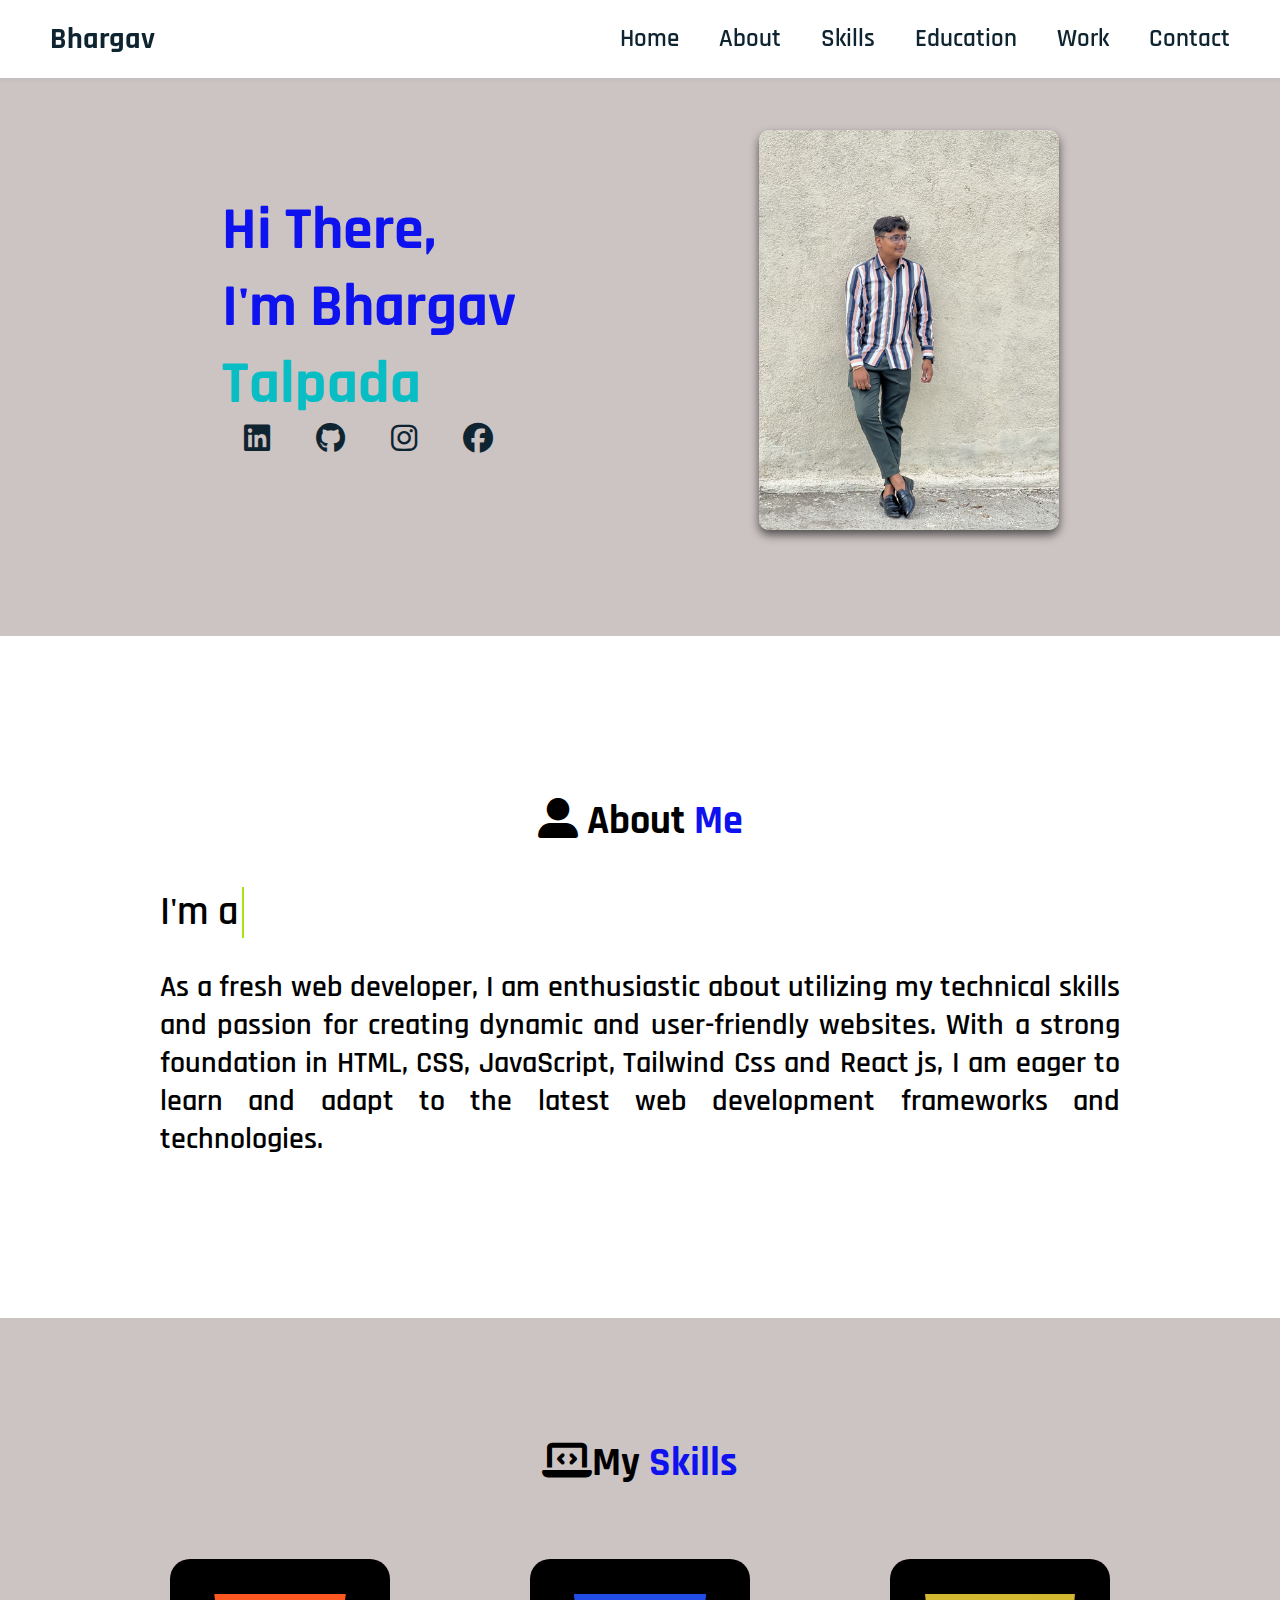
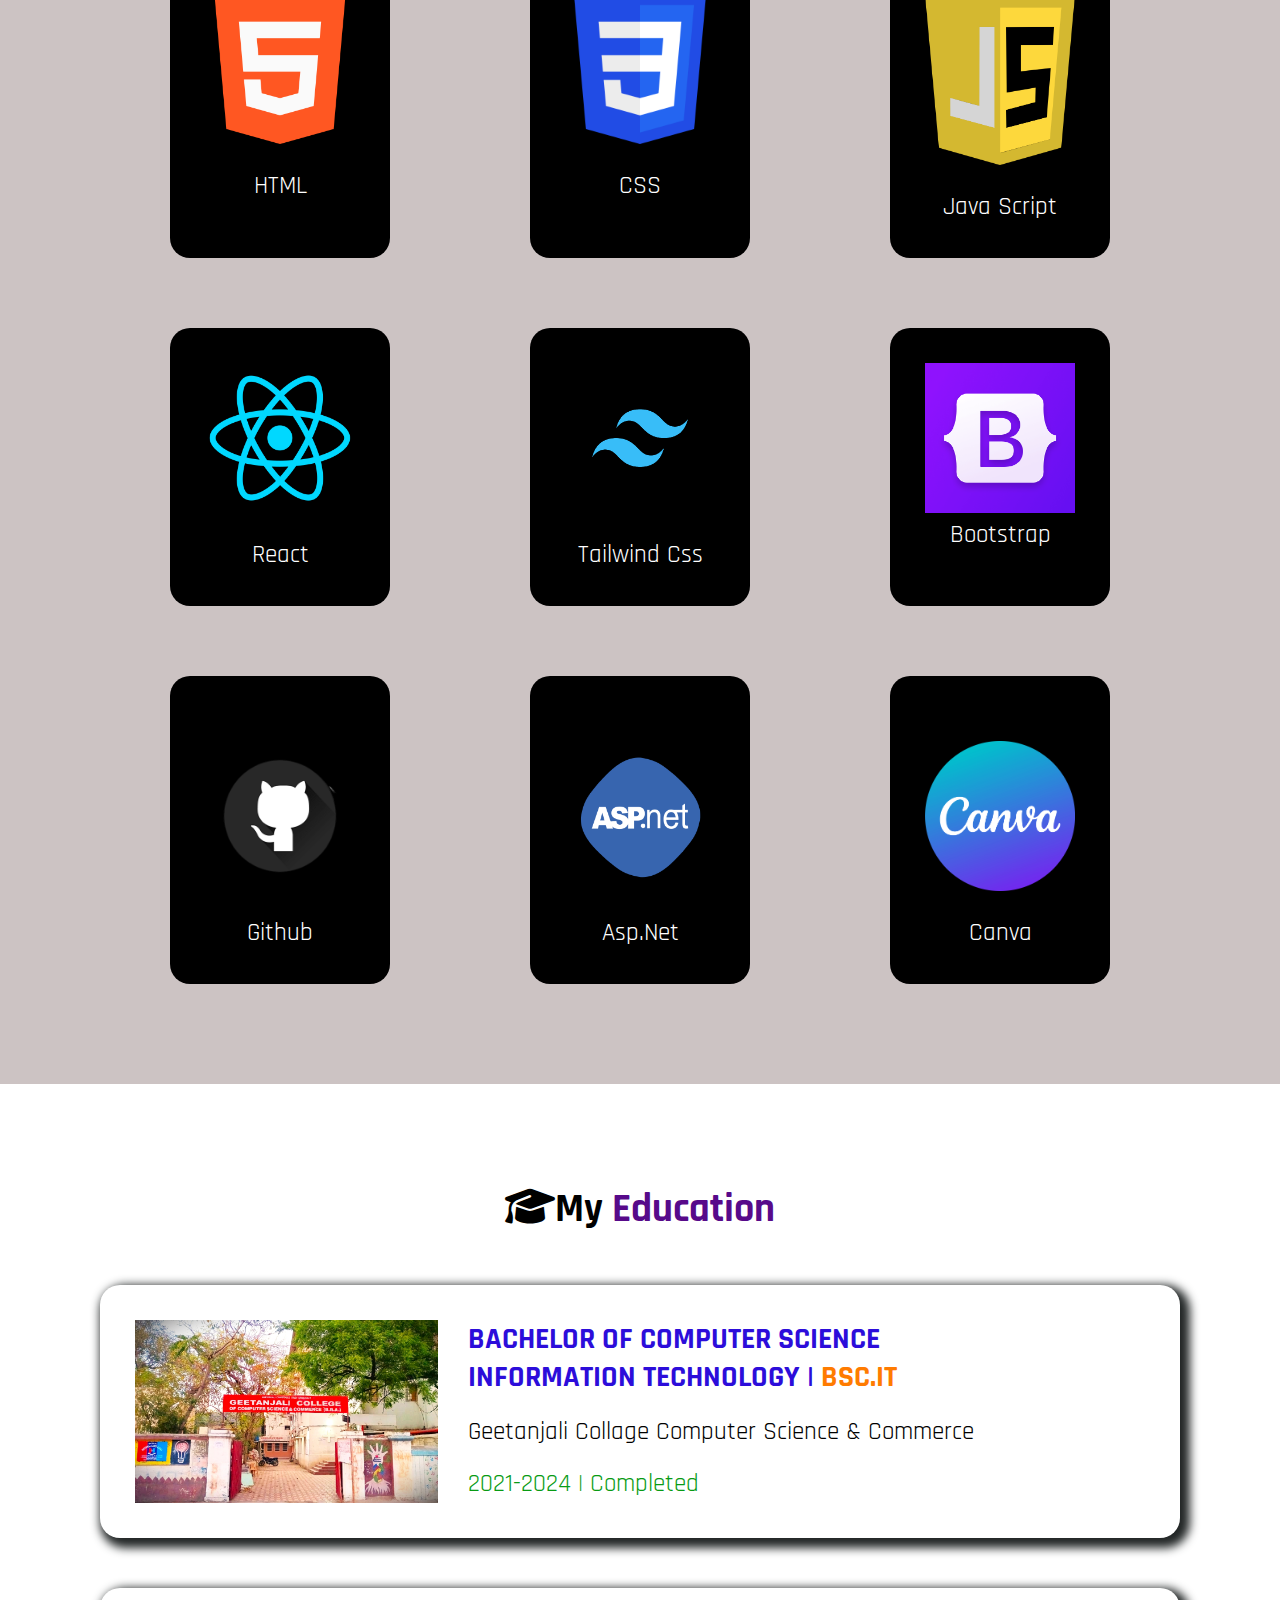
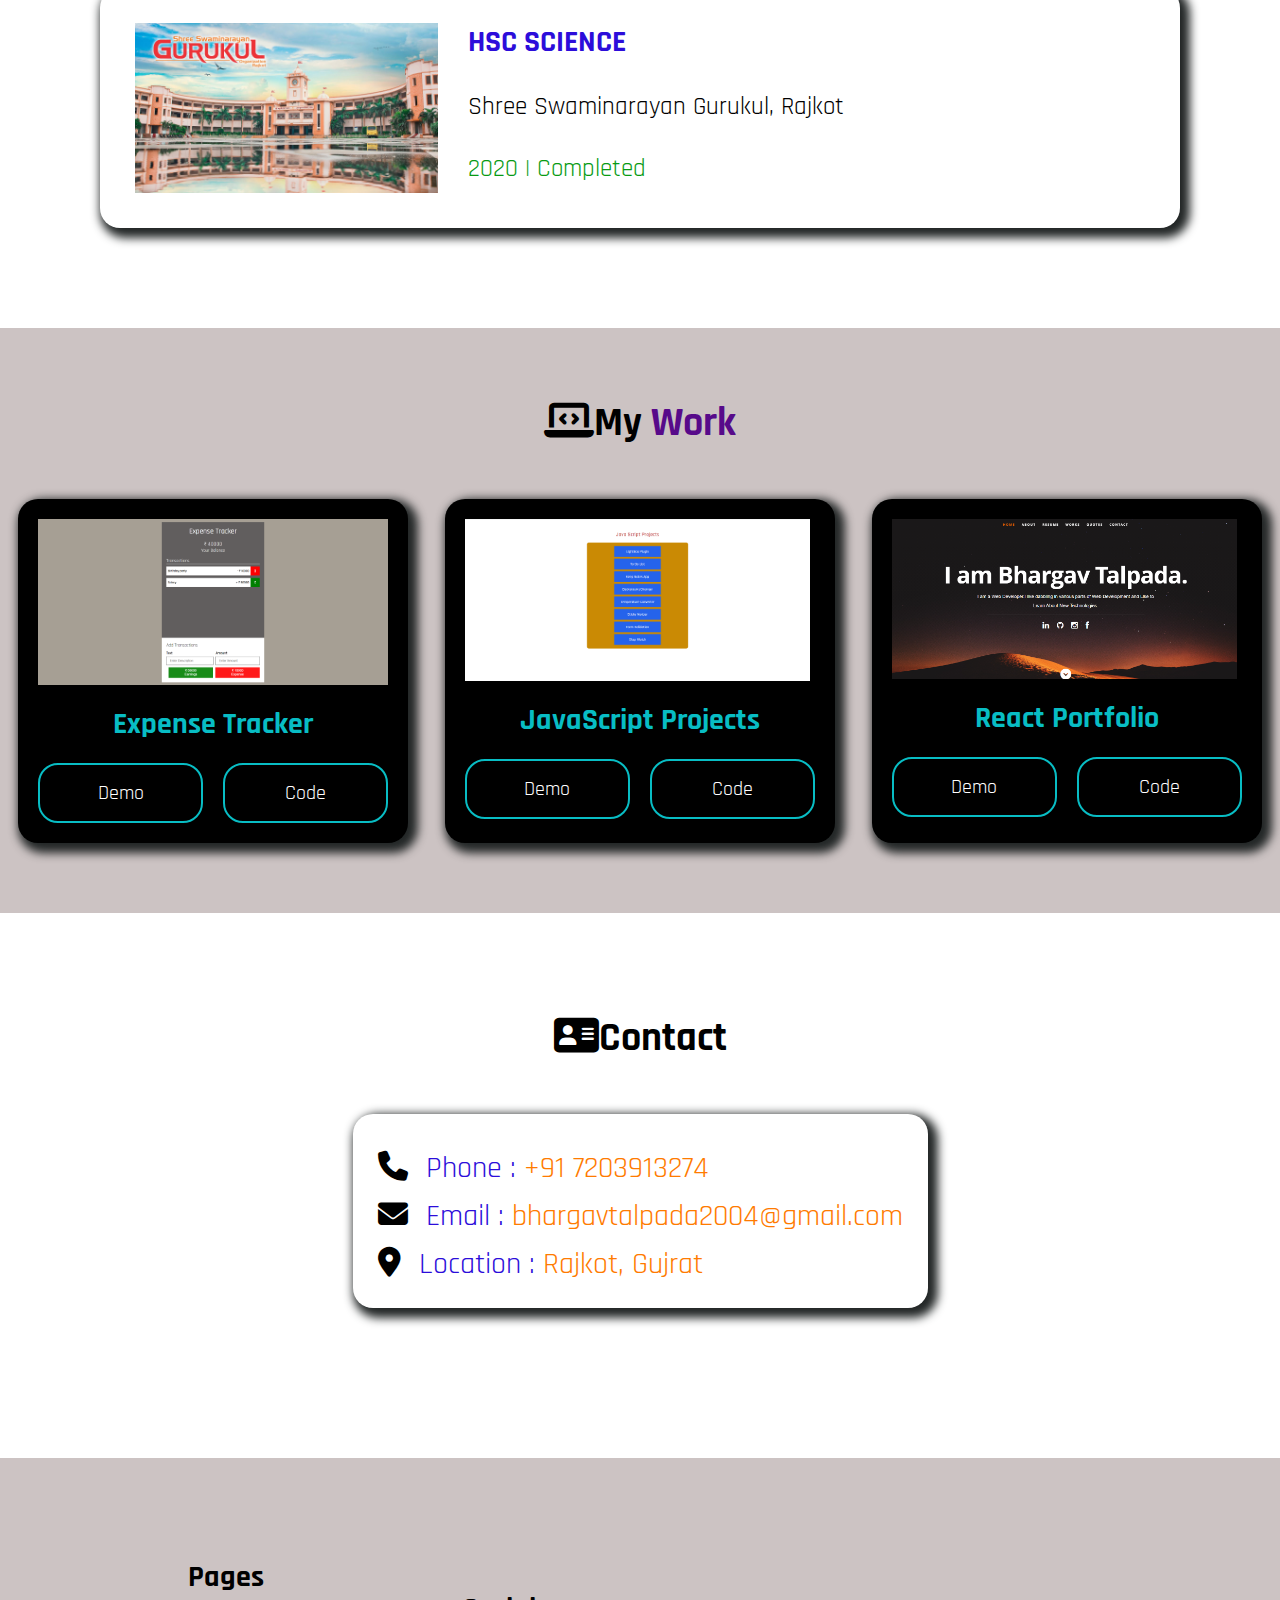
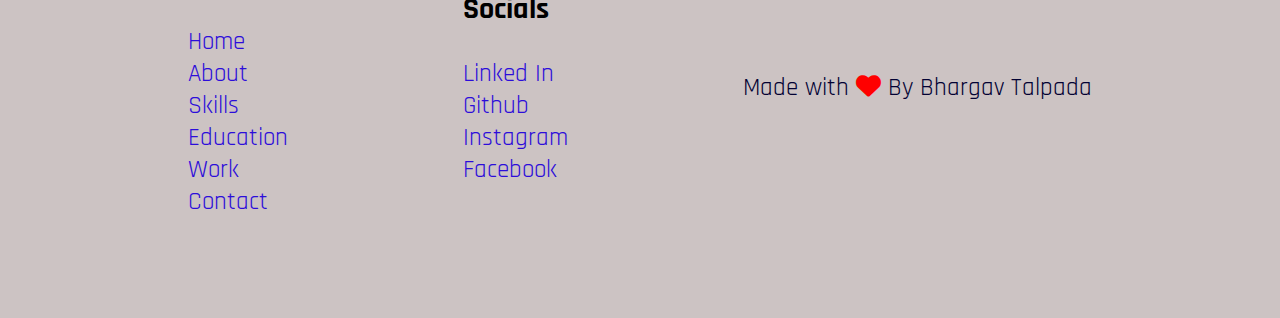
<file: Task 1 - Portfolio/index.html>
<!DOCTYPE html>
<html lang="en">

<head>
  <meta charset="UTF-8">
  <meta name="viewport" content="width=device-width, initial-scale=1.0">
  <title>Bhargav Portfolio</title>
  <link rel="stylesheet" href="index.css">
  <link rel="stylesheet" href="https://cdnjs.cloudflare.com/ajax/libs/font-awesome/6.5.1/css/all.min.css">
</head>

<body>
  <header>
    <a href="/" class="logo">Bhargav</a>
    <div id="menu" class="fas fa-bars"></div>
    <nav class="navbar">
      <ul class="ham">
        <li><a class="" href="#home" onclick="remove()">Home</a></li>
        <li><a href="#about" onclick="remove()">About</a></li>
        <li><a href="#skills" onclick="remove()">Skills</a></li>
        <li><a href="#education" onclick="remove()">Education</a></li>
        <li><a href="#work" onclick="remove()">Work</a></li>
        <li><a href="#contact" onclick="remove()">Contact</a></li>
      </ul>
    </nav>
  </header>

  <section class="home" id="home">
    <div class="first">
      <div class="content">
        <h2>Hi There, <br> I'm Bhargav <br><span>Talpada</span> </h2>
      </div>
      <div class="social">
        <a href="https://www.linkedin.com/in/bhargav-talpada-55aa24261/"><i class="fa-brands fa-linkedin"></i></a>
        <a href="https://github.com/Bhuro11"><i class="fa-brands fa-github"></i></a>
        <a href="https://www.instagram.com/itz._.bhuro_/"><i class="fa-brands fa-instagram"></i></a>
        <a href="https://www.facebook.com/profile.php?id=100071882063129"><i class="fa-brands fa-facebook"></i></a>
      </div>
    </div>
    <div class="img1">
      <img src="profile2.jpeg" alt="profiile picture">
    </div>
  </section>

  <section class="about" id="about">
    <h2 class="heading"><i class="fas fa-user-alt"></i> About <span>Me</span></h2>

    <div class="row">
      <div class="content">
        <span class="text first-text">I'm a</span>
        <span class="text sec-text">Web Developer</span>

        <p> As a fresh web developer, I am enthusiastic about utilizing my technical skills and passion for creating
          dynamic and user-friendly websites.
          With a strong foundation in HTML, CSS, JavaScript, Tailwind Css and React js, I am eager to learn and adapt to
          the latest web development frameworks and technologies.
        </p>
      </div>
    </div>
  </section>

  <section class="skills" id="skills">
    <h2 class="skill-head"><i class="fas fa-laptop-code"></i>My <span>Skills</span></h2>
    <div class="main">
      <div class="html-box">
        <img src="html-logo.png" alt="HTML">
        <p>HTML</p>
      </div>
      <div class="css-box">
        <img src="css-logo.png" alt="CSS">
        <p>CSS</p>
      </div>
      <div class="js-box">
        <img src="js-logo.png" alt="JavaScript">
        <p>Java Script</p>
      </div>
      <div class="react-box">
        <img src="react-logo.png" alt="react">
        <p>React</p>
      </div>
      <div class="tailwind-box">
        <img src="tailwind-logo.png" alt="tailwind">
        <p>Tailwind Css</p>
      </div>
      <div class="bootstrap-box">
        <img src="bootstrap-logo.png" alt="bootstrap">
        <p>Bootstrap</p>
      </div>
      <div class="github-box">
        <img src="github-logo.png" alt="github">
        <p>Github</p>
      </div>
      <div class="asp-box">
        <img src="asp-logo.png  " alt="asp.net">
        <p>Asp.Net</p>
      </div>
      <div class="canva-box">
        <img src="canva-logo.png" alt="canva">
        <p>Canva</p>
      </div>
    </div>
  </section>

  <section class="education" id="education">
    <h2 class="education-head"><i class="fas fa-graduation-cap"></i>My <span>Education</span></h2>
    <div class="main2">
      <div class="box1">
        <img src="geetanjali-pic.jpeg" alt="geetanjali collage">
        <div class="content">
          <h4>BACHELOR OF COMPUTER SCIENCE <br>INFORMATION TECHNOLOGY |<span> BSC.IT</span> </h4>
          <p class="p1">Geetanjali Collage Computer Science & Commerce</p>
          <p class="p2">2021-2024 | Completed</p>
        </div>
      </div>
      <div class="box2">
        <img src="gurukul-pic..jpg" alt="gurukul picture">
        <div class="content">
          <h4> HSC SCIENCE</h4>
          <p class="p1">Shree Swaminarayan Gurukul, Rajkot</p>
          <p class="p2">2020 | Completed</p>
        </div>
      </div>
    </div>
  </section>

  <section class="work" id="work">
    <h3 class="work-head"><i class="fas fa-laptop-code"></i>My <span>Work</span></h3>
      <div class="main3">
        <div class="work-box1">
          <img class="work-img" src="Expense.png" alt="Expense Tracker">
          <h4>Expense Tracker</h4>
          <div class="box1-a1">
            <a href="https://bhargav-expense-tracker.netlify.app/" class="btn1">Demo</a>
            <a href="https://github.com/Bhuro11/CodeAlpha-Projects/tree/main/Task%202%20-%20Expense%20Tracker" class="btn2">Code</a>
          </div>
        </div>
        <div class="work-box2">
          <img class="work-img2" src="JS-Projects.png" alt="JS Projects">
          <h4>JavaScript Projects</h4>
          <div class="box2-a2">
            <a href="https://bhargav-js-projects.netlify.app/" class="btn3">Demo</a>
            <a href="https://github.com/Bhuro11/JavaScript-Projects" class="btn4">Code</a>
          </div>
        </div>
        <div class="work-box3">
          <img class="work-img3" src="react.png" alt="React Portfolio">
          <h4>React Portfolio</h4>
          <div class="box3-a3">
            <a href="https://bhargavtalpada.tech/" class="btn5">Demo</a>
            <a href="https://github.com/Bhuro11/React-Portfolio" class="btn6">Code</a>
          </div>
        </div>
      </div>
  </section>

  <section class="contact" id="contact">
      <h2 class="contact-head"><i class="fas fa-contact-card"></i>Contact</h2>
      <div class="contact-box">
        <p><i class="fa-solid fa-phone"></i> Phone : <span>+91 7203913274</span></p>
        <p><i class="fa-solid fa-envelope"></i> Email : <span>bhargavtalpada2004@gmail.com</span></p>
        <p><i class="fa-solid fa-location-dot"></i> Location : <span>Rajkot, Gujrat</span></p>
      </div>
  </section>

  <footer>
    <div class="pages">
      <h2>Pages</h2>
        <ul>
          <li><a href="#home">Home</a></li>
          <li><a href="#about">About</a></li>
          <li><a href="#skills">Skills</a></li>
          <li><a href="#education">Education</a></li>
          <li><a href="#work">Work</a></li>
          <li><a href="#contact">Contact</a></li>
        </ul>
    </div>
    <div class="socials">
      <h2>Socials</h2>
        <ul>
          <li><a href="https://www.linkedin.com/in/bhargav-talpada-55aa24261/">Linked In</a></li>
          <li><a href="https://github.com/Bhuro11">Github</a></li>
          <li><a href="https://www.instagram.com/itz._.bhuro_/">Instagram</a></li>
          <li><a href="https://www.facebook.com/profile.php?id=100071882063129">Facebook</a></li>
        </ul>
    </div>
    <div class="copyright">
      <p>Made with <i class="fas fa-heart"></i> By Bhargav Talpada</p>
    </div>
  </footer>
</body>
<script src="index.js"></script>

</html>
</file>
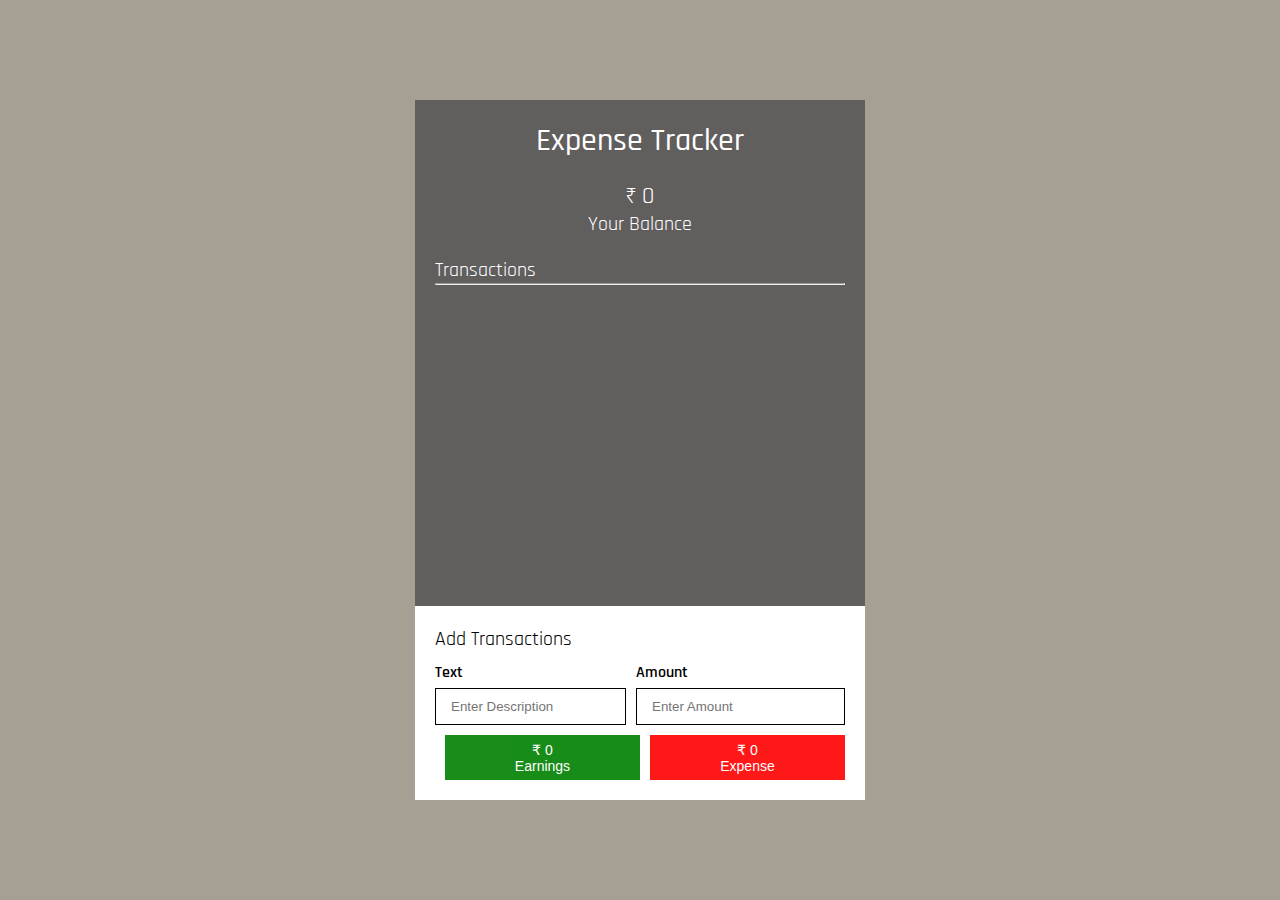
<file: Task 2 - Expense Tracker/index.html>
<!DOCTYPE html>
<html lang="en">
<head>
    <meta charset="UTF-8">
    <meta name="viewport" content="width=device-width, initial-scale=1.0">
    <title>Expense Tracker</title>
    <link rel="stylesheet" href="index.css">
    <!-- Rajdhani Font -->
    <link rel="preconnect" href="https://fonts.googleapis.com">
    <link rel="preconnect" href="https://fonts.gstatic.com" crossorigin>
    <link href="https://fonts.googleapis.com/css2?family=Rajdhani:wght@300;400;500;600;700&display=swap" rel="stylesheet">
</head>
<body>
    <div class="container">
        <div class="box">
          <section class="box_upper">
            <h1>Expense Tracker</h1>
  
            <div class="balance">
              <h2 id="netAmount">₹0</h2>
              <h3>Your Balance</h3>
            </div>
          </section>
  
          <div class="transaction_container">
            <h3>Transactions</h3>
            <hr />
  
            <div class="transactions">
                <!-- <div class="transaction">
                    <div class="content">
                        <div class="left">
                            <p>Example Text</p>
                            <p>+ ₹ 200</p>
                        </div>
                        <div class="status credit">C</div>
                    </div>
                    <div class="lower">
                        <div class="icons">
                            <img src="./icons/pen.svg" alt="pen">
                        </div>
                        <div class="icons">
                            <img src="./icons/trash.svg" alt="trash">
                        </div>
                    </div>
                </div> -->
                <!-- <div class="transaction">
                    <div class="left">
                        <p>Example Text</p>
                        <p>+ ₹ 200</p>
                    </div>
                    <div class="status debit">D</div>
                </div> -->
            </div>
          </div>
          <section class="transaction_form">
            <h3>Add Transactions</h3>
            <form id="transactionForm">
              <div class="inputs">
                <div class="form_control">
                  <label for="text">Text</label>
                  <input
                    placeholder="Enter Description"
                    type="text"
                    name="text"
                    id="text"
                  />
                </div>
                <div class="form_control">
                  <label for="amount">Amount</label>
                  <input
                    placeholder="Enter Amount"
                    type="number"
                    name="amount"
                    id="amount"
                  />
                </div>
              </div>
  
              <div class="buttons_container">
                <button type="submit" id="earnBtn">
                  <p id="earning">₹0</p>
                  <p>Earnings</p>
                </button>
                <button type="submit" id="expBtn">
                  <p id="expense">₹0</p>
                  <p>Expense</p>
                </button>
              </div>
            </form>
          </section>
        </div>
      </div>
</body>
<script src="index.js"></script>
</html>
</file>
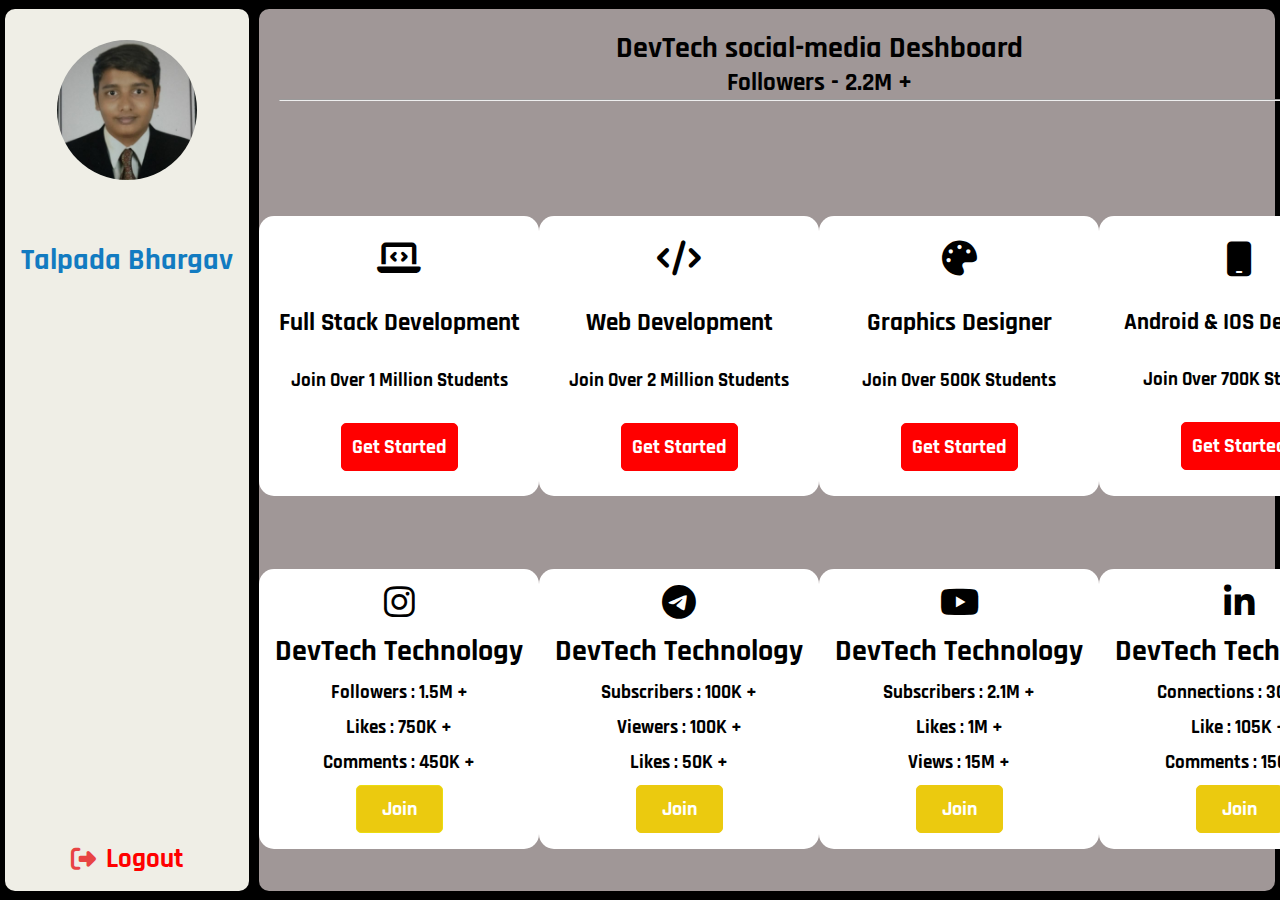
<file: Task 3 - Social Media Deshboard/index.html>
<!DOCTYPE html>
<html lang="en">
<head>
    <meta charset="UTF-8">
    <meta name="viewport" content="width=device-width, initial-scale=1.0">
    <title>DevTech - Deshboard</title>
    <link rel="stylesheet" href="index.css">
    <!-- Font-awesom  icons -->
    <link rel="stylesheet" href="https://cdnjs.cloudflare.com/ajax/libs/font-awesome/6.5.2/css/all.min.css">
    <!-- Rajdhani Font -->
    <link rel="preconnect" href="https://fonts.googleapis.com">
    <link rel="preconnect" href="https://fonts.gstatic.com" crossorigin>
    <link href="https://fonts.googleapis.com/css2?family=Rajdhani:wght@300;400;500;600;700&display=swap" rel="stylesheet">
</head>
<body>
    <div class="container">
        <div class="sidebar">
            <div class="profile">
                <img src="profile.jpeg" alt="">
                <h1>Talpada Bhargav</h1>
            </div>
            <div class="logout">
                <i class="fa-solid fa-right-from-bracket"></i>
                <h1>Logout</h1>
            </div>
        </div>
        <div class="main-content">
            <div class="heading-text">
                <h1>DevTech social-media Deshboard</h1>
                <h3>Followers - 2.2M + </h3>
                <hr />
            </div>
            <div class="course">
                <div class="box1">
                    <i class="fa-solid fa-laptop-code"></i>
                    <h1>Full Stack Development</h1>
                    <h3>Join Over 1 Million Students</h3>
                    <button>Get Started</button>
                </div>
                <div class="box2">
                    <i class="fa-solid fa-code"></i>
                    <h1>Web Development</h1>
                    <h3>Join Over 2 Million Students</h3>
                    <button>Get Started</button>
                </div>
                <div class="box3">
                    <i class="fa-solid fa-palette"></i>
                    <h1>Graphics Designer</h1>
                    <h3>Join Over 500K Students</h3>
                    <button>Get Started</button>
                </div>
                <div class="box4">
                    <i class="fa-solid fa-mobile"></i>
                    <h1>Android & IOS Developer</h1>
                    <h3>Join Over 700K Students</h3>
                    <button>Get Started</button>
                </div>
            </div>
            <div class="social-media">
                <div class="instagram">
                    <i class="fa-brands fa-instagram"></i>
                    <h1>DevTech Technology</h1>
                    <h3>Followers : 1.5M +</h3>
                    <h3>Likes : 750K +</h3>
                    <h3>Comments : 450K +</h3>
                    <button>Join</button>
                </div>
                <div class="telegram">
                    <i class="fa-brands fa-telegram"></i>
                    <h1>DevTech Technology</h1>
                    <h3>Subscribers : 100K +</h3>
                    <h3>Viewers : 100K +</h3>
                    <h3>Likes : 50K +</h3>
                    <button>Join</button>
                </div>
                <div class="youtube">
                    <i class="fa-brands fa-youtube"></i>
                    <h1>DevTech Technology</h1>
                    <h3>Subscribers : 2.1M +</h3>
                    <h3>Likes : 1M +</h3>
                    <h3>Views : 15M +</h3>
                    <button>Join</button>
                </div>
                <div class="linkdin">
                    <i class="fa-brands fa-linkedin-in"></i>
                    <h1>DevTech Technology</h1>
                    <h3>Connections : 300K +</h3>
                    <h3>Like : 105K +</h3>
                    <h3>Comments : 150K +</h3>
                    <button>Join</button>
                </div>
            </div>
        </div>
    </div>
</body>
</html>
</file>
<file: Task 1 - Portfolio/index.css>
@import url('https://fonts.googleapis.com/css2?family=Rajdhani:wght@500&display=swap');
*{
    margin: 0;
    padding: 0;
    font-family: 'Rajdhani', sans-serif;
}
body{
    scroll-behavior: smooth;
}
header {
    position: fixed;
    top: 0;
    left: 0;
    right: 0;
    z-index: 1000;
    display: flex;
    align-items: center;
    justify-content: space-between;
    padding: 20px 50px;
    background-color: #ffffff;
    box-shadow: 0 1px 4px rgba(146, 161, 176, 0.3);
  }
  header .logo {
    font-size: 30px;
    font-weight: 800;
    text-decoration: none;
    color: #0e2431;
  }
 .ham {
    list-style: none;
    display: flex;
    justify-content: center;
    align-items: center;
  }
  header .navbar li {
    margin-left: 40px;
  }
  .first{
    display: grid !important;
    justify-content: center;
  }
  header .navbar ul li a {
    font-size: 25px;
    color: #0e2431;
    font-weight: 600;
    text-decoration: none;
    transition: 0.3s;
  }
  header .navbar ul li a.active,
  header .navbar ul li a:hover {
    color: #f0ba0a;
    border-bottom: 3px solid #f0ba0a;
    padding: 5px 0;
  }
  .home {
    display: flex;
    padding: 100px;
    justify-content: space-around  ;
    align-items: center;
    background-color: #ccc3c3;
  }
  .home .content {
    padding-top: 10px;
    z-index: 1;
  }
  .home .content h2 {
    
    font-size: 60px;
    font-weight: 800;
    color: #0e12ee;
  
  }
  .social{
    display: flex;
    justify-content: space-around;
  }
  .social a i{
    font-size: 30px;
    color: #0e2431;
    transition: scale 0.6s ease-in-out;
  }
  .social a i:hover{
    scale: 1.3;
  }
  @media(max-width:700px){
    .home{
      display: grid;
      gap: 20px;
    }
  }
  .home .content h2 span {
    font-size: 60px;
    font-weight: 800;
    color: #08bdc4;
  }
  .home img{
    width: 300px;
    border-radius: 10px;
    box-shadow: 0 5px 10px rgba(0, 0, 0, 0.6);
    margin-top: 30px;
  }
  @media(max-width:450px){
    .home img{
      width: 250px;
    }
  }
  .about {
    background: rgb(255, 255, 255);
    padding: 160px;
  }
  .about .heading{
    text-align: center;
    font-size: 40px;
  }
  .about .heading span{
    color: #0e12ee;
  }
  .about .row .content {
    margin-top: 40px;
    overflow: hidden;
  }
  .about .row .content .text {
    color: rgb(165, 230, 14);
    font-size: 40px;
    position: relative;
    font-weight: 600;
  }
  .about .row .content .text.first-text{
    color: black;
  }
  .text.sec-text::before{
    content: "";
    position: absolute;
    top: 0;
    left: 0;
    height: 100%;
    width: 100%;
    background-color: rgb(255, 255, 255);
    border-left:2px solid rgb(165, 230, 14);
    animation: animate 4s steps(12) infinite;
  }
  @keyframes animate{
    40%, 60%{
      left: calc(100% + 4px);
    }
    100%{
      left: 0%;
    }
  }
  .about .row .content .tag {   
    font-size: 30px;
    color: #020133;
    font-weight: 600;
  }
  .about .row .content p {
    font-size: 30px;
    margin-top: 30px;
    font-weight: 600;
    text-transform: none;
    text-align: justify;
  }
  @media (max-width:700px){
    .about{
      padding: 50px;
    }
  }
  @media (max-width:450px){
    .about{
      padding: 0;
    }
    .about .heading{
      font-size: 30px;
    }
    .about .row .content .text{
      font-size: 30px;
    }
    .about .row .content .tag{
      font-size: 25px;
    }
  }
  .skills{
    background-color: #ccc3c3;
    padding: 100px;
    
  }
  .skills .skill-head{
    margin-top: 20px;
    text-align: center;
    font-size: 40px;
  }
  .skills .skill-head span{
    color: #0e12ee;
  }
  @media (max-width:450px){
    .skills{
      padding: 50px;
    }
    .skills .skill-head{
      font-size: 30px;
    }
  }
  .main{
    display: grid;
    grid-template-columns: auto auto auto;
    justify-content: space-around;
  }
  @media (max-width:700px){
    .main{
      grid-template-columns: auto auto;
      
    }
  }
  @media (max-width:700px){
    .main{
      grid-template-columns: auto;
    }
  }
  .html-box{
    margin-top: 70px;
    background-color: black;
    width: 150px;
    padding: 35px;
    border-radius: 20px;
    transition: scale 0.6s ease-in-out
  }
  .html-box:hover{
    scale: 1.05;
    box-shadow: 5px 5px 10px 5px rgb(182, 74, 2);
  }
.html-box img{
  width: 150px;
}
.html-box p{
  color: white;
  margin-top: 20px;
  font-size: 25px;
  text-align: center;
}
.css-box{
  margin-top: 70px;
  background-color: black;
  width: 150px;
  padding: 35px;
  border-radius: 20px;
  transition: scale 0.6s ease-in-out;
}
.css-box:hover{
  scale: 1.05;
  box-shadow: 5px 5px 10px 5px rgb(4, 58, 138);
}
.css-box img{
  width: 150px;
}
.css-box p{
  color: white;
  margin-top: 20px;
  font-size: 25px;
  text-align: center;
}
.js-box{
  margin-top: 70px;
  background-color: black;
  width: 150px;
  padding: 35px;
  border-radius: 20px;
  transition: scale 0.6s ease-in-out;
}
.js-box:hover{
  scale: 1.05;
  box-shadow: 5px 5px 10px 5px rgb(134, 136, 3);
}
.js-box img{
  width: 150px;
}
.js-box p{
  color: white;
  margin-top: 20px;
  font-size: 25px;
  text-align: center;
}
.react-box{
  margin-top: 70px;
  background-color: black;
  width: 150px;
  padding: 35px;
  border-radius: 20px;
  transition: scale 0.6s ease-in-out;
}
.react-box:hover{
  scale: 1.05;
  /* box-shadow: 5px 5px 10px 5px rgb(134, 136, 3); */
  box-shadow: 5px 5px 10px 5px rgb(4, 170, 170);
}
.react-box img{
  width: 150px;
}
.react-box p{
  color: white;
  margin-top: 20px;
  font-size: 25px;
  text-align: center;
}
.tailwind-box{
  margin-top: 70px;
  background-color: black;
  width: 150px;
  padding: 35px;
  border-radius: 20px;
  transition: scale 0.6s ease-in-out;
}
.tailwind-box:hover{
  scale: 1.05;
  box-shadow: 5px 5px 10px 5px rgb(4, 170, 170);
}
.tailwind-box img{
  width: 150px;
}
.tailwind-box p{
  color: white;
  margin-top: 20px;
  font-size: 25px;
  text-align: center;
}
.bootstrap-box{
  margin-top: 70px;
  background-color: black;
  width: 150px;
  padding: 35px;
  border-radius: 20px;
  transition: scale 0.6s ease-in-out;
}
.bootstrap-box:hover{
  scale: 1.05;
  box-shadow: 5px 5px 10px 5px rgb(93, 4, 194);
}
.bootstrap-box img{
  width: 150px;
}
.bootstrap-box p{
  color: white;
  font-size: 25px;
  text-align: center;
}
.github-box{
  margin-top: 70px;
  background-color: black;
  width: 150px;
  padding: 35px;
  border-radius: 20px;
  transition: scale 0.6s ease-in-out;
}
.github-box:hover{
  scale: 1.05;
  box-shadow: 5px 5px 10px 5px rgb(78, 73, 83);
}
.github-box img{
  width: 150px;
  margin-top: 30px;
}
.github-box p{
  color: white;
  margin-top: 20px;
  font-size: 25px;
  text-align: center;
}
.asp-box{
  margin-top: 70px;
  background-color: black;
  width: 150px;
  padding: 35px;
  border-radius: 20px;
  transition: scale 0.6s ease-in-out;
}
.asp-box:hover{
  box-shadow: 5px 5px 10px 5px rgb(22, 63, 175);
  scale: 1.05;
}
.asp-box img{
  width: 150px;
  margin-top: 30px;
}
.asp-box p{
  color: white;
  margin-top: 20px;
  font-size: 25px;
  text-align: center;
}
.canva-box{
  margin-top: 70px;
  background-color: black;
  width: 150px;
  padding: 35px;
  border-radius: 20px;
  transition: scale 0.6s ease-in-out
}
.canva-box:hover{
  scale: 1.05;
  box-shadow: 5px 5px 10px 5px rgb(4, 170, 170);
}
.canva-box img{
  width: 150px;
  margin-top: 30px;
}
.canva-box p{
  color: white;
  margin-top: 20px;
  font-size: 25px;
  text-align: center;
}
.education{
  padding: 100px;
  display: grid;
  gap: 50px;
}
.education .education-head{
  
  text-align: center;
  font-size: 40px;
}
.education .education-head span{
  color: #570a8a;
}
@media (max-width:700px){
  .education{
    padding: 50px;
  }
  .box1 .content h4{
    font-size: 15px;
    margin-left: 30px;
    color: #2c0dda;
  }
  
}


@media (max-width:500px){
  .education{
    padding: 30px;
  }
  .education .education-head{
    text-align: center;
    font-size: 30px;
  }
}
@media (max-width:300px){
  .education{
    padding: 0;
  }
}
.box1{

  background-color: white;
  margin: 0 0 50px 0;
  padding: 35px;
  display: flex;
  border-radius: 20px;
  box-shadow: 5px 5px 10px 5px rgb(35, 39, 39);
}
.box1 img{
  width: 30%;
}
.box1 .content h4{
  font-size: 30px;
  margin-left: 30px;
  color: #2c0dda;
}
.box1 .content h4 span{
  color: #ff7b00;
}
.box1 .content .p1{
  margin-top: 20px;
  margin-left: 30px;
  font-size: 25px;
}
.box1 .content .p2{
  margin-top: 20px;
  margin-left: 30px;
  font-size: 25px;
  color: #089b14;
}
.box2{
 
  background-color: white;
  
  padding: 35px;
  display: flex;
  border-radius: 20px;
  box-shadow: 5px 5px 10px 5px rgb(35, 39, 39);
}
.box2 img{
  width: 30%;
}
.box2 .content h4{
  font-size: 30px;
  margin-left: 30px;
  color: #2c0dda;
}
.box2 .content h4 span{
  color: #ff7b00;
}
.box2 .content .p1{
  margin-top: 30px;
  margin-left: 30px;
  font-size: 25px;
}
.box2 .content .p2{
  margin-top: 30px;
  margin-left: 30px;
  font-size: 25px;
  color: #089b14;
}
@media (max-width : 530px) {
  .box1 img{
    display: none;
  }
  .box2 img{
    display: none;
  }
}


#menu {
  font-size: 3rem;
  cursor: pointer;
  color: rgb(24, 2, 63);
  display: none;
}

@media (max-width : 768px){
  #menu{
    display: block;
  }
  .ham{
    position: absolute;
    top: -400px;
    flex-direction: column;
    left: 0;
    justify-content: center;
    align-items: center ;
    width: 100%;
    gap: 30px;
    transition: 0.7s ease-in-out;
    background-color: white;
  }
  .active{
    top: 90px;
  }
}

.work{

  padding: 70px 0 70px 0; 
  background-color: #ccc3c3;
}
.work h3{
  
  text-align: center;
  font-size: 40px;
}
.work span{
  color: #570a8a;
}
.main3{
  display: grid;
  grid-template-columns: auto auto auto;
  justify-content: space-around;
  margin-top: 50px;
}
@media (max-width:1100px){
  .main3{
    grid-template-columns: auto;
  }
  .work h3{
    font-size: 30px;
  }
  .work-box2{
    margin-top: 30px;
  }
  .work-box3  { 
    margin-top: 30px;
  }
}
.work-box1{

  width: 350px;
  background-color: black;
  padding: 20px;
  display: flex;
  flex-direction: column;
  border-radius: 20px;
  box-shadow: 5px 5px 10px 5px rgb(35, 39, 39);
}
.work-box1 .work-img{
  width: 350px;
  transition: scale 0.6s ease-in-out;
}
.work-box1 .work-img:hover{
  scale: 1.1;
}
.work-box1 h4{
  font-size: 30px;
  text-align: center;
  color: #08bdc4;
  margin-top: 20px;
}
.box1-a1{
  display: flex;
}
.work-box1 .btn1{
  border: 2px solid #08bdc4;
  border-radius: 20px;
  background-color: transparent;
  color: white;
  font-size: 20px;
  text-align: center;
  text-decoration: none;
  padding: 15px;
  width: 150px;
  margin-top: 20px;
  transition: scale 0.6s ease-in-out;
}
.work-box1 .btn2{
  margin-left: 20px;
  border: 2px solid #08bdc4;
  border-radius: 20px;
  background-color: transparent;
  color: white;
  font-size: 20px;
  text-align: center;
  text-decoration: none;
  padding: 15px;
  width: 150px;
  margin-top: 20px;
  transition: scale 0.6s ease-in-out;
}
.work-box1 .btn1:hover,
.work-box1 .btn2:hover{
  color: #08bdc4;
  border: 2px solid white;
  scale: 1.1;
}

.work-box2{

  width: 350px;
  background-color: black;
  padding: 20px;
  display: flex;
  flex-direction: column;
  border-radius: 20px;
  box-shadow: 5px 5px 10px 5px rgb(35, 39, 39);
}
.work-box2 .work-img2{
  width: 345px;
  transition: scale 0.6s ease-in-out;
}
.work-box2 .work-img2:hover{
  scale: 1.1;
}
.work-box2 h4{
  font-size: 30px;
  text-align: center;
  color: #08bdc4;
  margin-top: 20px;
}
.box2-a2{
  display: flex;
}
.work-box2 .btn3{
  border: 2px solid #08bdc4;
  border-radius: 20px;
  background-color: transparent;
  color: white;
  font-size: 20px;
  text-align: center;
  text-decoration: none;
  padding: 15px;
  width: 150px;
  margin-top: 20px;
  transition: scale 0.6s ease-in-out;
}
.work-box2 .btn4{
  border: 2px solid #08bdc4;
  border-radius: 20px;
  background-color: transparent;
  color: white;
  font-size: 20px;
  text-align: center;
  text-decoration: none;
  padding: 15px;
  width: 150px;
  margin-top: 20px;
  margin-left: 20px;
  transition: scale 0.6s ease-in-out;
}
.work-box2 .btn3:hover,
.work-box2 .btn4:hover{
  color: #08bdc4;
  border: 2px solid white;
  scale: 1.1;
}
.work-box3{

  width: 350px;
  background-color: black;
  padding: 20px;
  display: flex;
  flex-direction: column;
  border-radius: 20px;
  box-shadow: 5px 5px 10px 5px rgb(35, 39, 39);
}
.work-box3 .work-img3{
  width: 345px;
  transition: scale 0.6s ease-in-out;
}
.work-box3 .work-img3:hover{
  scale: 1.1;
}
.work-box3 h4{
  font-size: 30px;
  text-align: center;
  color: #08bdc4;
  margin-top: 20px;
}
.box3-a3{
  display: flex;
}
.work-box3 .btn5{
  border: 2px solid #08bdc4;
  border-radius: 20px;
  background-color: transparent;
  color: white;
  font-size: 20px;
  text-align: center;
  text-decoration: none;
  padding: 15px;
  width: 150px;
  margin-top: 20px;
  transition: scale 0.6s ease-in-out;
}
.work-box3 .btn6{
  border: 2px solid #08bdc4;
  border-radius: 20px;
  background-color: transparent;
  color: white;
  font-size: 20px;
  text-align: center;
  text-decoration: none;
  padding: 15px;
  width: 150px;
  margin-top: 20px;
  margin-left: 20px;
  transition: scale 0.6s ease-in-out;
}
.work-box3 .btn5:hover,
.work-box3 .btn6:hover{
  color: #08bdc4;
  border: 2px solid white;
  scale: 1.1;
}
@media (max-width : 350px) {
  .work{
    padding: 25px;
  }
  .work-box1{
    width: 250px;
  }
  .work-box1 .work-img{
    width: 250px;
  }
  .work-box2{
    width: 250px;
  }
  .work-box2 .work-img2{
    width: 250px;
  }.work-box3{
    width: 250px;
  }
  .work-box3 .work-img3{
    width: 250px;
  }
}

.contact{
  padding: 100px;
  display: flex;
  flex-direction: column;
  justify-content: center;
  align-items: center;
  gap: 50px;
}
@media (max-width : 500px) {
  .contact{
    padding: 50px;
  }
}
@media (max-width : 400px) {
  .contact{
    padding: 25px;
  }
}
.contact h2{
  text-align: center;
  font-size: 40px;
}
.contact-box{

  background-color: white;
  margin: 0 0 50px 0;
  padding: 25px;
  border-radius: 20px;
  box-shadow: 5px 5px 10px 5px rgb(35, 39, 39);
}
.contact-box p{
  font-size: 30px;
  color: #2c0dda;
  margin-top: 10px;
}
@media (max-width : 400px) {
  .contact-box p{
    font-size: 20px;
  }
}
.contact-box p i{
  color: black;
  margin-right: 10px;
}
.contact-box p span{
  color: #ff7b00;
}
footer{
  padding: 100px;
  display: grid;
  grid-template-columns: auto auto auto;
  justify-content: space-around;
  align-items: center;
  background-color: #ccc3c3;
}
.pages h2{
  font-size: 30px;
}
.pages ul{
  margin-top: 30px;
  list-style-type: none;
}
.pages li a{
  text-decoration: none;
  color: #2c0dda;
  font-size: 25px;
}
.socials h2{
  font-size: 30px;
}
.socials ul{
  margin-top: 30px;
  list-style-type: none;
}
.socials li a{
  text-decoration: none;
  color: #2c0dda;
  font-size: 25px;
}
.copyright p{
  font-size: 25px;
  color: #020133;
}
.copyright i{
  color: red;
}
@media (max-width : 500px) {
  footer{
    padding: 50px;
  }
  .socials{
    margin-left: 15px;
  }
  .copyright{
    margin-left: 15px;
  }
}
@media (max-width : 400px) {
  footer{
    padding: 25px;
    grid-template-columns: auto auto;
  }
  .copyright p{
    margin-top: 20px;
    font-size: 20px;
  }
}
</file>
<file: Task 2 - Expense Tracker/index.css>
* {
    margin: 0;
    padding: 0;
    box-sizing: border-box;
  }
  
  html {
    font-family: "Rajdhani", sans-serif;
    font-weight: 600;
    font-style: normal;
  }
  
  body {
    background-color: rgb(166, 159, 148);
  }
  
  .container {
    display: grid;
    place-items: center;
    height: 100vh;
  }
  
  .box {
    background-color: white;
    width: 450px;
    height: 700px;
    padding: 20px;
    background-color: rgb(97, 94, 94);
    color: white;
    position: absolute;
  }
  p {
    font-size: 14px;
  }
  h1 {
    font-weight: 500;
    font-size: 32px;
  }
  h2 {
    font-weight: 400;
    font-size: 24px;
  }
  h3 {
    font-weight: 400;
    font-size: 20px;
  }
  
  .box_upper,
  .balance {
    display: flex;
    flex-direction: column;
    align-items: center;
  }
  
  .balance {
    margin-top: 20px;
  }
  
  .transaction_container {
    margin-top: 20px;
  }
  
  .transactions {
    margin-top: 10px;
    display: flex;
    flex-direction: column;
    gap: 10px;
  }
  .transaction {
    background-color: white;
    color: black;
    display: flex;
    flex-direction: column;
    cursor: pointer;
  }
  .transaction .left {
    padding: 7px;
    flex-grow: 1;
    display: flex;
    justify-content: space-between;
    align-items: center;
  }
  .content{
    display: flex;
  }
  .lower{
    padding: 10px;
    gap: 10px;
    display: none;
  }
  .showTransaction{
    display: flex;
  }
  .lower img{
    height: 20px;
  }
  .status {
    display: grid;
    place-items: center;
    color: white;
    min-height: 40px;
    min-width: 40px;
  }
  .credit {
    background-color: green;
  }
  .debit {
    background-color: red;
  }
  
  .transaction_form {
    background-color: white;
    position: absolute;
    bottom: 0;
    left: 0;
    width: 100%;
    color: black;
    padding: 20px;
  }
  .transaction_form h3 {
    margin-bottom: 10px;
  }
  
  .form_control {
    display: flex;
    flex-direction: column;
    gap: 5px;
  }
  .form_control:first-child {
    flex: 2;
  }
  .inputs {
    display: flex;
    gap: 10px;
  }
  form input {
    padding: 10px 15px;
    outline: 1px solid transparent;
    border: 1px solid black;
  width: 100%;
  }
  form input:focus-visible {
    outline: 1px solid rgb(49, 42, 42);
    border: 1px solid rgb(49, 42, 42);
  }
  
  .buttons_container {
    display: flex;
    margin-top: 10px;
  }
  .buttons_container button {
    width: 100%;
    height: 45px;
    color: white;
    border: none;
    opacity: 0.9;
    /* transition: 0.3s ease-in-out; */
    cursor: pointer;
    margin-left: 10px;
  }
  .buttons_container button:hover {
    opacity: 1;
    /* transition: 0.3s ease-in-out; */
  }
  
  #earnBtn {
    background-color: green;
    color: white;
    transition:  1s ease-in-out;
    cursor: pointer;
  }
  #earnBtn:hover{
    scale: 1.05;
    background-color: transparent;
    color: green;
    border: 1px solid green;
  }
  #expBtn {
    background-color: red;
    color: white;
    transition:  1s ease-in-out;
    cursor: pointer;
  }
  #expBtn:hover{
    scale: 1.05;
    background-color: transparent;
    color: red;
    border: 1px solid red;
  }
  @media (max-width: 500px) {
    .box {
      width: 95%;
    }
  }
</file>
<file: Task 3 - Social Media Deshboard/index.css>
*{
    margin: 0;
    padding: 0;
    box-sizing: border-box;
    font-family: "Rajdhani", sans-serif;
    font-weight: 700;
    font-style: normal;
}
.container{
    height: 100vh;
    width: 100%;
    background-color: black;
    display: flex;
    justify-content: center;
    align-items: center;
    padding: 5px;
}
.sidebar{
    height: 98vh;
    width: 20%;
    background-color: rgb(239, 238, 230);
    border-radius: 10px;
    display: flex;
    flex-direction: column;
    justify-content: space-between;
    align-items: center;
}
.profile{
    height: 300px;
    display: flex;
    flex-direction: column;
    justify-content: space-around;
    align-items: center;
}
.sidebar .profile img{
    width: 140px;
    height: auto;
    border-radius: 50%;
}
.sidebar .profile h1{
    font-size: 30px;
    color: rgb(18, 123, 193);
}
.sidebar .logout{
    display: flex;
    justify-content: center;
    align-items: center;
    margin-bottom: 15px;
}
.sidebar .logout i{
    font-size: 25px;
    margin-right: 10px;
    cursor: pointer;
    color: rgb(232, 68, 68);
}
.sidebar .logout h1{
    font-size: 27px;
    color: red;
}

.main-content{
    height: 98vh;
    width: 80%;
    background-color: rgb(160, 151, 151);
    margin-left: 10px;
    border-radius: 10px;
    display: grid;
}
.main-content .heading-text{
    padding: 20px;
}
.main-content .heading-text h1{
    font-size: 30px;
    text-align: center;
}
.main-content .heading-text h3{
    font-size: 25px;
    text-align: center;
}
.main-content .course{
    display: grid;
    grid-template-columns: auto auto auto auto;
    justify-content: space-evenly;  
    align-items: center;
}
.main-content .course .box1{
    height: 280px;
    width: 280px;
    background-color: white;
    border-radius: 15px;
    padding: 10px;
    display: flex;
    flex-direction: column;
    justify-content: space-around;
    align-items: center;
    transition: 1s ease-in-out;
}
.main-content .course .box1:hover{
    scale: 1.08;
    background-color: transparent;
    color: white;
}
.main-content .course .box1 i{
    font-size: 35px;
}
.main-content .course .box1 h1{
    font-size: 25px;
}
.main-content .course .box1 button{
    padding: 10px;
    font-size: 20px;
    background-color: red;
    color: white;
    border: 1px solid red;
    border-radius: 5px;
    cursor: pointer;
    transition: 1s ease-in-out;
}
.main-content .course .box1 button:hover{
    scale: 1.2;
    background-color: transparent;
    color: red;
}
.main-content .course .box2{
    height: 280px;
    width: 280px;
    background-color: white;
    border-radius: 15px;
    padding: 10px;
    display: flex;
    flex-direction: column;
    justify-content: space-around;
    align-items: center;
    transition: 1s ease-in-out;
}
.main-content .course .box2:hover{
    scale: 1.08;
    background-color: transparent;
    color: white;
}
.main-content .course .box2 i{
    font-size: 35px;
}
.main-content .course .box2 h1{
    font-size: 25px;
}
.main-content .course .box2 button{
    padding: 10px;
    font-size: 20px;
    background-color: red;
    color: white;
    border: 1px solid red;
    border-radius: 5px;
    cursor: pointer;
    transition: 1s ease-in-out;
}

.main-content .course .box2 button:hover{
    scale: 1.2;
    background-color: transparent;
    color: red;
}
.main-content .course .box3{
    height: 280px;
    width: 280px;
    background-color: white;
    border-radius: 15px;
    padding: 10px;
    display: flex;
    flex-direction: column;
    justify-content: space-around;
    align-items: center;
    transition: 1s ease-in-out;
}
.main-content .course .box3:hover{
    scale: 1.08;
    background-color: transparent;
    color: white;
}
.main-content .course .box3 i{
    font-size: 35px;
}
.main-content .course .box3 h1{
    font-size: 25px;
}
.main-content .course .box3 button{
    padding: 10px;
    font-size: 20px;
    background-color: red;
    color: white;
    border: 1px solid red;
    border-radius: 5px;
    cursor: pointer;
    transition: 1s ease-in-out;
}
.main-content .course .box3 button:hover{
    scale: 1.2;
    background-color: transparent;
    color: red;
}
.main-content .course .box4{
    height: 280px;
    width: 280px;
    background-color: white;
    border-radius: 15px;
    padding: 10px;
    display: flex;
    flex-direction: column;
    justify-content: space-around;
    align-items: center;
    transition: 1s ease-in-out;
}
.main-content .course .box4:hover{
    scale: 1.08;
    background-color: transparent;
    color: white;
}
.main-content .course .box4 i{
    font-size: 35px;
}
.main-content .course .box4 h1{
    font-size: 23px;
}
.main-content .course .box4 button{
    padding: 10px;
    font-size: 20px;
    background-color: red;
    color: white;
    border: 1px solid red;
    border-radius: 5px;
    cursor: pointer;
    transition: 1s ease-in-out;
}
.main-content .course .box4 button:hover{
    scale: 1.2;
    background-color: transparent;
    color: red;
}
.social-media{
    display: grid;
    grid-template-columns: auto auto auto auto;
    justify-content: space-evenly;
    align-items: center;
    margin-top: 10px;
    margin-bottom: 10px;
}
.main-content .social-media .instagram{
    height: 280px;
    width: 280px;
    background-color: white;
    border-radius: 15px;
    padding: 10px;
    display: flex;
    flex-direction: column;
    justify-content: space-around;
    align-items: center;
    transition: 1s ease-in-out;
}
.main-content .social-media .instagram:hover{
    scale: 1.08;
    background-color: transparent;
    color: white;
}
.main-content .social-media .instagram i{
    font-size: 35px;
}
.main-content .social-media .instagram h1{
    font-size: 30px;
}
.main-content .social-media .instagram button{
    padding: 10px 25px;
    font-size: 20px;
    background-color: rgb(235, 202, 15);
    color: white;
    border: 1px solid rgb(235, 220, 15);
    border-radius: 5px;
    cursor: pointer;
    transition: 1s ease-in-out;
}
.main-content .social-media .instagram button:hover{
    scale: 1.2;
    background-color: transparent;
    color: rgb(235, 220, 15);
}
.main-content .social-media .telegram{
    height: 280px;
    width: 280px;
    background-color: white;
    border-radius: 15px;
    padding: 10px;
    display: flex;
    flex-direction: column;
    justify-content: space-around;
    align-items: center;
    transition: 1s ease-in-out;
}
.main-content .social-media .telegram:hover{
    scale: 1.08;
    background-color: transparent;
    color: white;
}
.main-content .social-media .telegram i{
    font-size: 35px;
}
.main-content .social-media .telegram h1{
    font-size: 30px;
}
.main-content .social-media .telegram button{
    padding: 10px 25px;
    font-size: 20px;
    background-color: rgb(235, 202, 15);
    color: white;
    border: 1px solid rgb(235, 202, 15);
    border-radius: 5px;
    cursor: pointer;
    transition: 1s ease-in-out;
}
.main-content .social-media .telegram button:hover{
    scale: 1.2;
    background-color: transparent;
    color: rgb(235, 202, 15);
}
.main-content .social-media .youtube{
    height: 280px;
    width: 280px;
    background-color: white;
    border-radius: 15px;
    padding: 10px;
    display: flex;
    flex-direction: column;
    justify-content: space-around;
    align-items: center;
    transition: 1s ease-in-out;
}
.main-content .social-media .youtube:hover{
    scale: 1.08;
    background-color: transparent;
    color: white;
}
.main-content .social-media .youtube i{
    font-size: 35px;
}
.main-content .social-media .youtube h1{
    font-size: 30px;
}
.main-content .social-media .youtube button{
    padding: 10px 25px;
    font-size: 20px;
    background-color: rgb(235, 202, 15);
    color: white;
    border: 1px solid rgb(235, 202, 15);
    border-radius: 5px;
    cursor: pointer;
    transition: 1s ease-in-out;
}
.main-content .social-media .youtube button:hover{
    scale: 1.2;
    background-color: transparent;
    color: rgb(235, 202, 15);
}
.main-content .social-media .linkdin{
    height: 280px;
    width: 280px;
    background-color: white;
    border-radius: 15px;
    padding: 10px;
    display: flex;
    flex-direction: column;
    justify-content: space-around;
    align-items: center;
    transition: 1s ease-in-out;
}
.main-content .social-media .linkdin:hover{
    scale: 1.08;
    background-color: transparent;
    color: white;
}
.main-content .social-media .linkdin i{
    font-size: 35px;
}
.main-content .social-media .linkdin h1{
    font-size: 30px;
}
.main-content .social-media .linkdin button{
    padding: 10px 25px;
    font-size: 20px;
    background-color: rgb(235, 202, 15);
    color: white;
    border: 1px solid rgb(235, 202, 15);
    border-radius: 5px;
    cursor: pointer;
    transition: 1s ease-in-out;
}
.main-content .social-media .linkdin button:hover{
    scale: 1.2;
    background-color: transparent;
    color: rgb(235, 202, 15);
}
</file>
